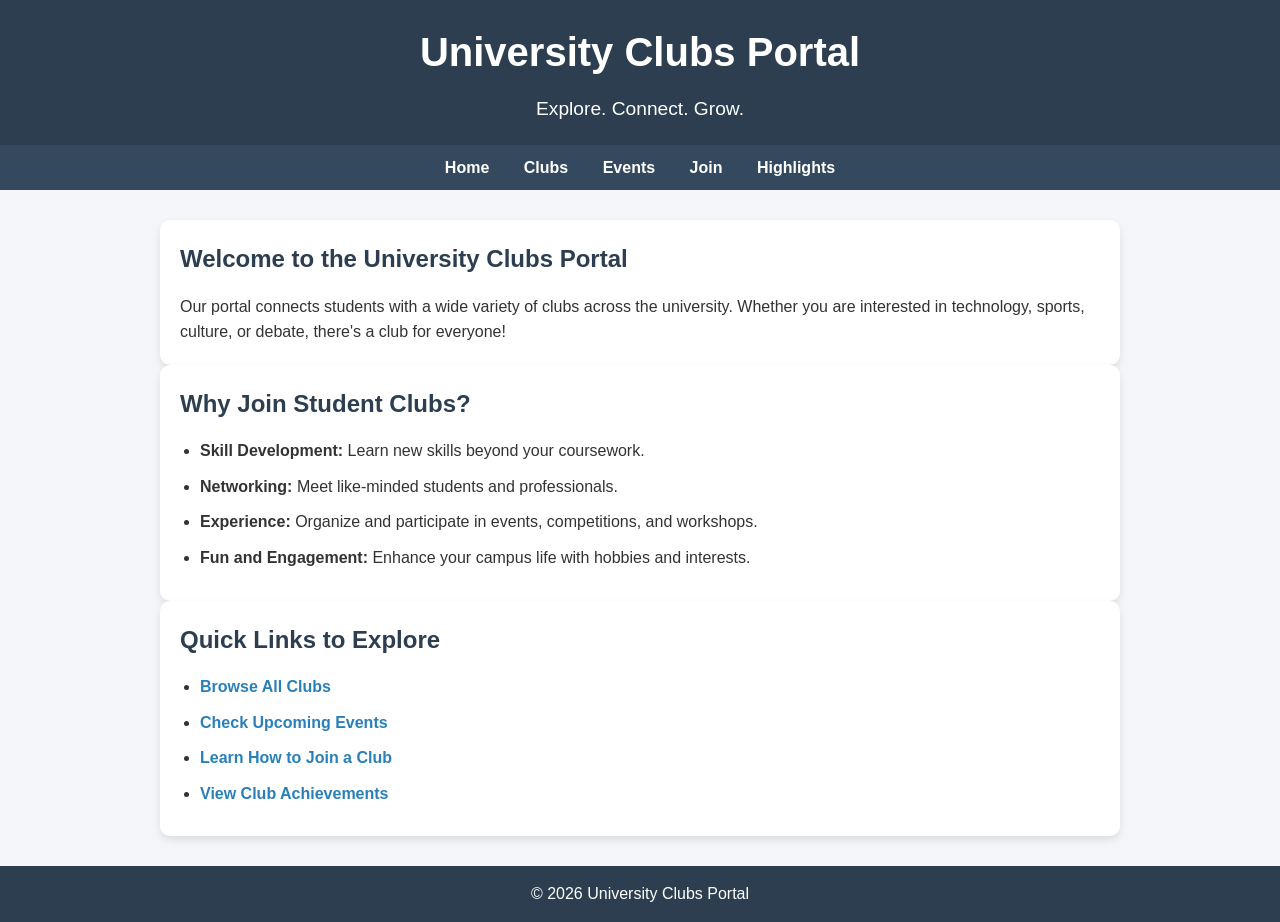
<file: src/index.html>
<!DOCTYPE html>
<html lang="en">
<head>
    <meta charset="UTF-8">
    <meta name="viewport" content="width=device-width, initial-scale=1.0">
    <title>University Clubs Portal</title>
    <!-- Link to external CSS -->
    <link rel="stylesheet" href="../styles/style.css">
</head>
<body>

    <!-- Header Section -->
    <header>
        <h1>University Clubs Portal</h1>
        <p>Explore. Connect. Grow.</p>
    </header>

    <!-- Navigation Menu -->
    <nav>
        <a href="index.html">Home</a>
        <a href="clubs.html">Clubs</a>
        <a href="events.html">Events</a>
        <a href="join.html">Join</a>
        <a href="highlights.html">Highlights</a>
    </nav>

    <!-- Main Content -->
    <main class="container">
        <!-- Introduction Section -->
        <section class="card">
            <h2>Welcome to the University Clubs Portal</h2>
            <p>Our portal connects students with a wide variety of clubs across the university. 
               Whether you are interested in technology, sports, culture, or debate, there's a club 
               for everyone!</p>
        </section>

        <!-- Importance of Student Clubs -->
        <section class="card">
            <h2>Why Join Student Clubs?</h2>
            <ul>
                <li><strong>Skill Development:</strong> Learn new skills beyond your coursework.</li>
                <li><strong>Networking:</strong> Meet like-minded students and professionals.</li>
                <li><strong>Experience:</strong> Organize and participate in events, competitions, and workshops.</li>
                <li><strong>Fun and Engagement:</strong> Enhance your campus life with hobbies and interests.</li>
            </ul>
        </section>

        <!-- Quick Links Section -->
        <section class="card">
            <h2>Quick Links to Explore</h2>
            <ul>
                <li><a href="clubs.html">Browse All Clubs</a></li>
                <li><a href="events.html">Check Upcoming Events</a></li>
                <li><a href="join.html">Learn How to Join a Club</a></li>
                <li><a href="highlights.html">View Club Achievements</a></li>
            </ul>
        </section>
    </main>

    <!-- Footer Section -->
    <footer>
        <p>© 2026 University Clubs Portal</p>
    </footer>

</body>
</html>
</file>
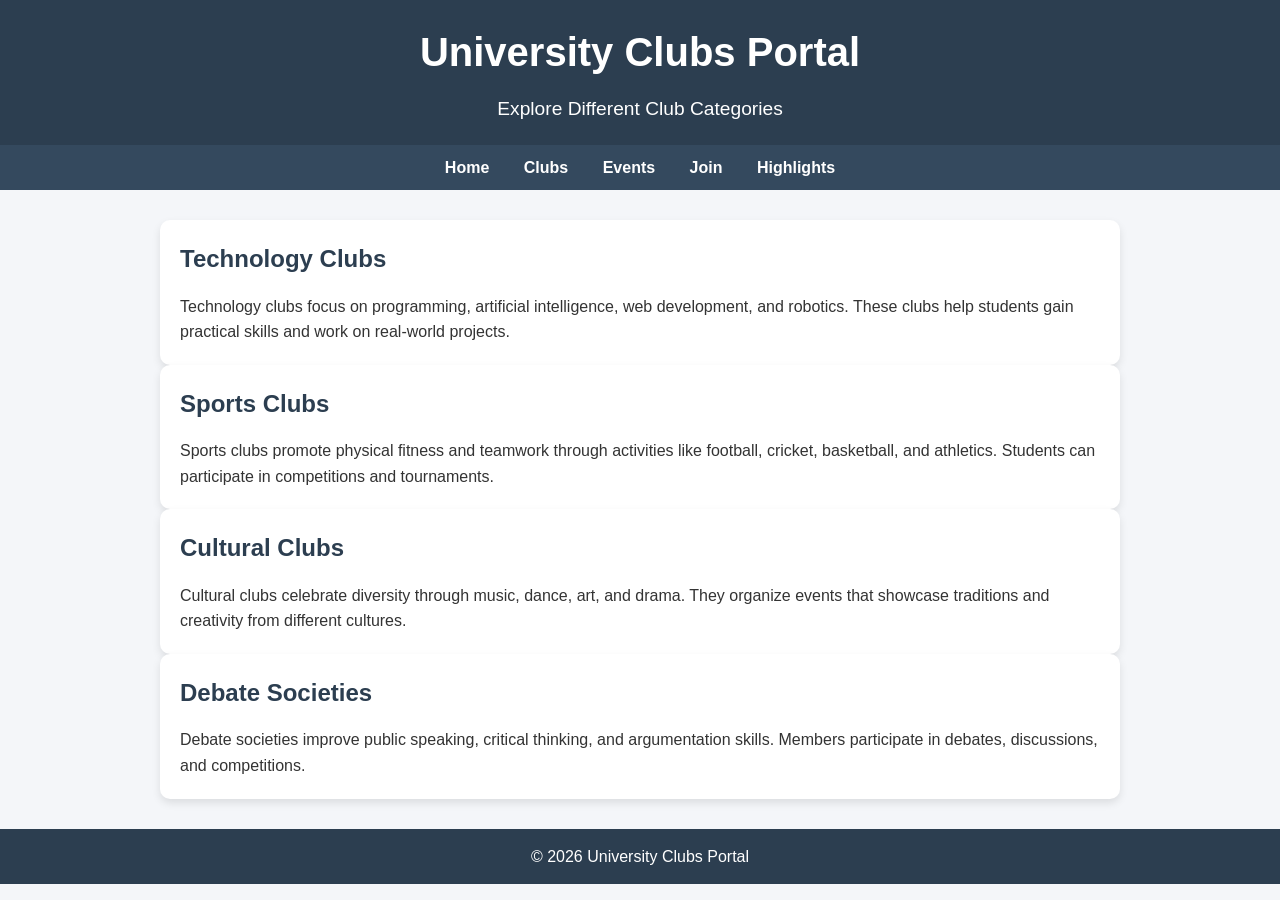
<file: src/clubs.html>
<!DOCTYPE html>
<html lang="en">
<head>
    <meta charset="UTF-8">
    <meta name="viewport" content="width=device-width, initial-scale=1.0">
    <title>Club Categories</title>
    <link rel="stylesheet" href="../styles/style.css"
</head>
<body>

    <!-- Header -->
    <header>
        <h1>University Clubs Portal</h1>
        <p>Explore Different Club Categories</p>
    </header>

    <!-- Navigation -->
    <nav>
        <a href="index.html">Home</a>
        <a href="clubs.html">Clubs</a>
        <a href="events.html">Events</a>
        <a href="join.html">Join</a>
        <a href="highlights.html">Highlights</a>
    </nav>

    <!-- Main Content -->
    <main class="container">

        <section class="card">
            <h2>Technology Clubs</h2>
            <p>Technology clubs focus on programming, artificial intelligence, web development, and robotics. These clubs help students gain practical skills and work on real-world projects.</p>
        </section>

        <section class="card">
            <h2>Sports Clubs</h2>
            <p>Sports clubs promote physical fitness and teamwork through activities like football, cricket, basketball, and athletics. Students can participate in competitions and tournaments.</p>
        </section>

        <section class="card">
            <h2>Cultural Clubs</h2>
            <p>Cultural clubs celebrate diversity through music, dance, art, and drama. They organize events that showcase traditions and creativity from different cultures.</p>
        </section>

        <section class="card">
            <h2>Debate Societies</h2>
            <p>Debate societies improve public speaking, critical thinking, and argumentation skills. Members participate in debates, discussions, and competitions.</p>
        </section>

    </main>

    <!-- Footer -->
    <footer>
        <p>© 2026 University Clubs Portal</p>
    </footer>

</body>
</html>
</file>
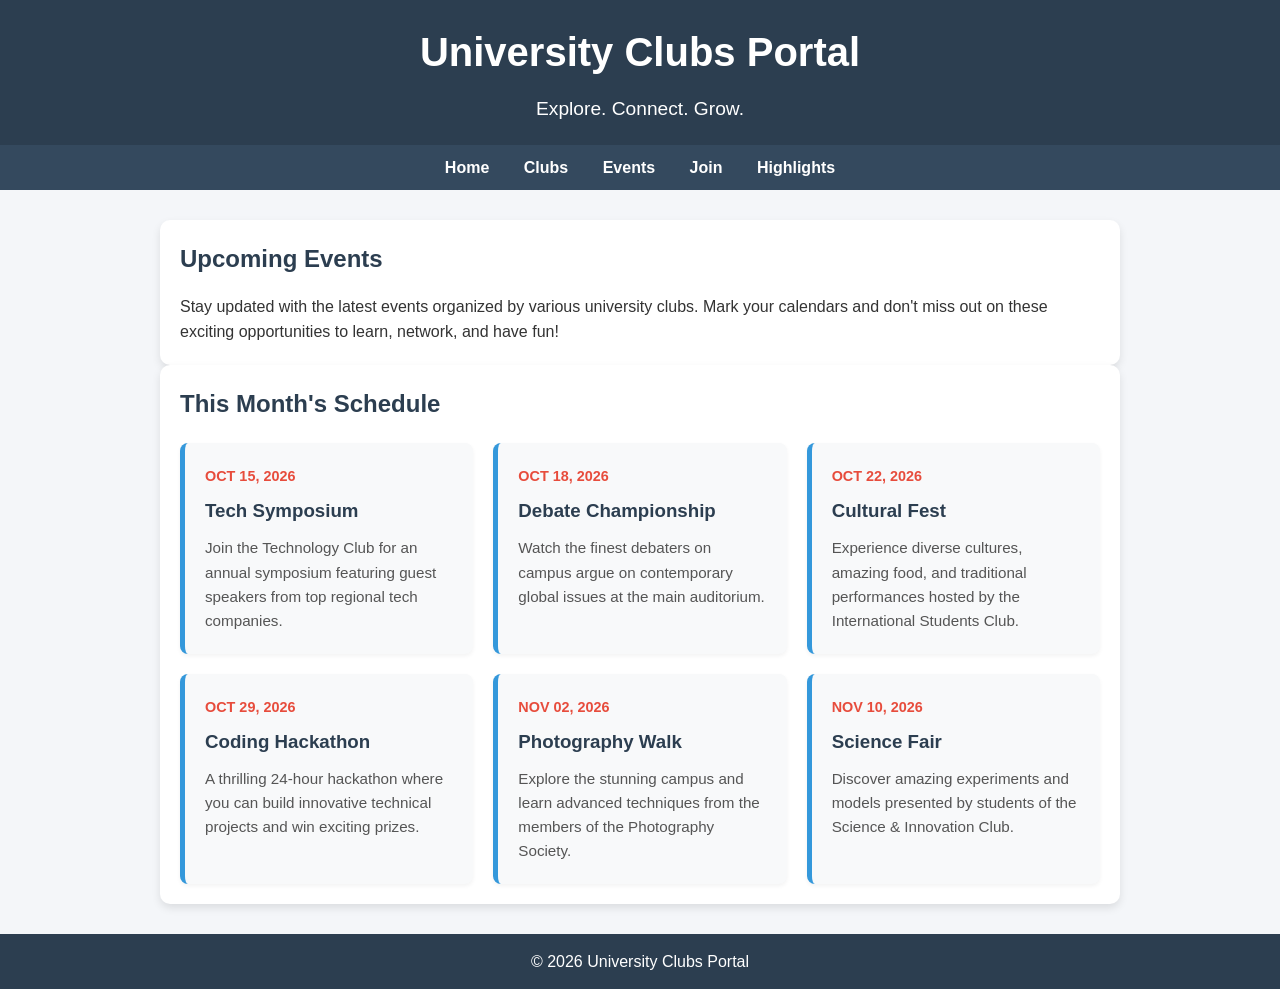
<file: src/events.html>
<!DOCTYPE html>
<html lang="en">
<head>
    <meta charset="UTF-8">
    <meta name="viewport" content="width=device-width, initial-scale=1.0">
    <title>Upcoming Events - University Clubs Portal</title>
    <!-- Link to external CSS -->
    <link rel="stylesheet" href="../styles/style.css">
    
   
</head>
<body>

    <!-- Header Section -->
    <header>
        <h1>University Clubs Portal</h1>
        <p>Explore. Connect. Grow.</p>
    </header>

    <!-- Navigation Menu -->
    <nav>
        <a href="index.html">Home</a>
        <a href="clubs.html">Clubs</a>
        <a href="events.html">Events</a>
        <a href="join.html">Join</a>
        <a href="highlights.html">Highlights</a>
    </nav>

    <!-- Main Content -->
    <main class="container">
        <!-- Events Intro Section -->
        <section class="card full-width">
            <h2>Upcoming Events</h2>
            <p>Stay updated with the latest events organized by various university clubs. Mark your calendars and don't miss out on these exciting opportunities to learn, network, and have fun!</p>
        </section>

        <!-- Events List Section -->
        <section class="card full-width">
            <h2>This Month's Schedule</h2>
            <div class="event-grid">
                <div class="event-item">
                    <span class="event-date">Oct 15, 2026</span>
                    <h3>Tech Symposium</h3>
                    <p>Join the Technology Club for an annual symposium featuring guest speakers from top regional tech companies.</p>
                </div>
                <div class="event-item">
                    <span class="event-date">Oct 18, 2026</span>
                    <h3>Debate Championship</h3>
                    <p>Watch the finest debaters on campus argue on contemporary global issues at the main auditorium.</p>
                </div>
                <div class="event-item">
                    <span class="event-date">Oct 22, 2026</span>
                    <h3>Cultural Fest</h3>
                    <p>Experience diverse cultures, amazing food, and traditional performances hosted by the International Students Club.</p>
                </div>
                <div class="event-item">
                    <span class="event-date">Oct 29, 2026</span>
                    <h3>Coding Hackathon</h3>
                    <p>A thrilling 24-hour hackathon where you can build innovative technical projects and win exciting prizes.</p>
                </div>
                <div class="event-item">
                    <span class="event-date">Nov 02, 2026</span>
                    <h3>Photography Walk</h3>
                    <p>Explore the stunning campus and learn advanced techniques from the members of the Photography Society.</p>
                </div>
                <div class="event-item">
                    <span class="event-date">Nov 10, 2026</span>
                    <h3>Science Fair</h3>
                    <p>Discover amazing experiments and models presented by students of the Science & Innovation Club.</p>
                </div>
            </div>
        </section>
    </main>

    <!-- Footer Section -->
    <footer>
        <p>© 2026 University Clubs Portal</p>
    </footer>

</body>
</html>
</file>
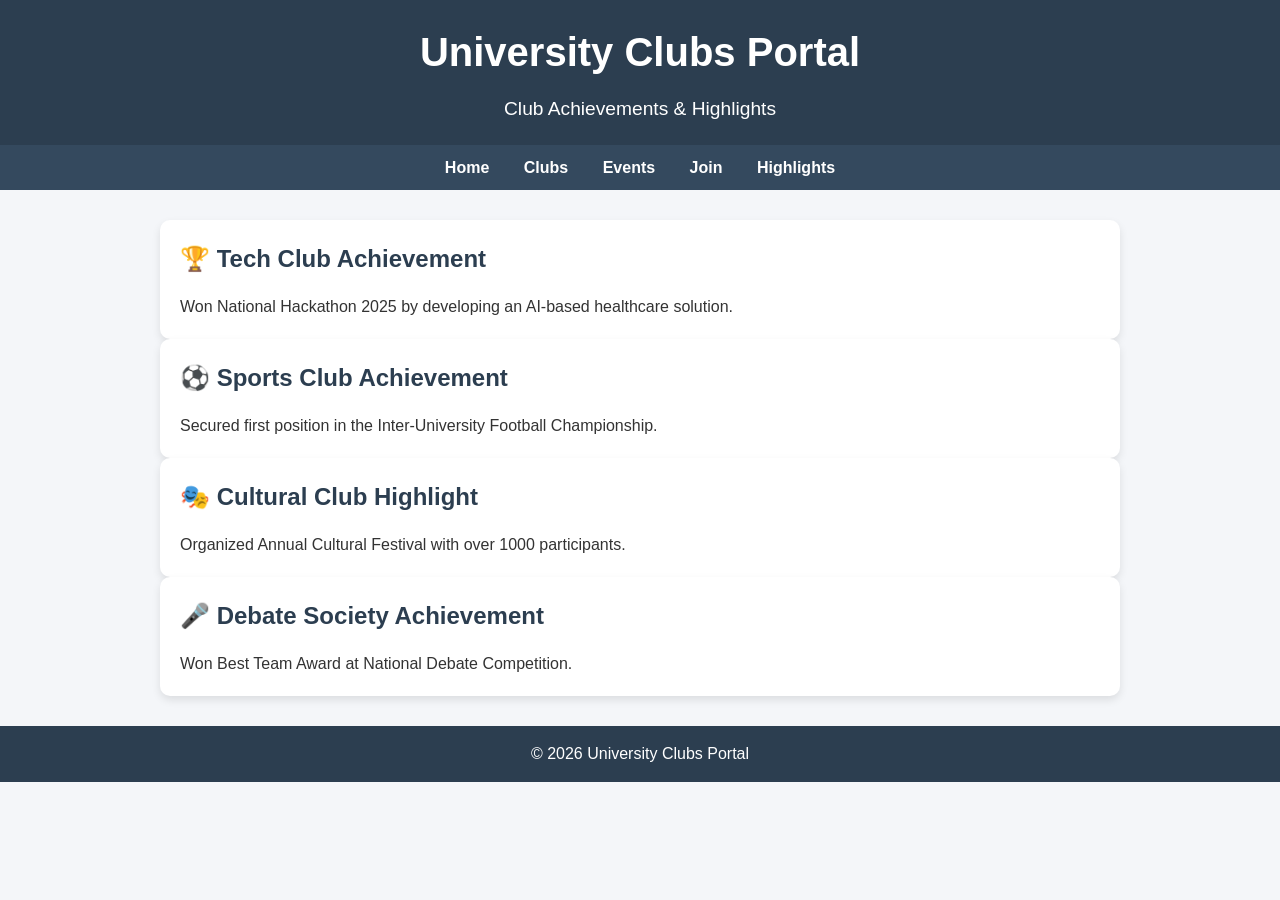
<file: src/highlights.html>
<!DOCTYPE html>
<html lang="en">
<head>
    <meta charset="UTF-8">
    <meta name="viewport" content="width=device-width, initial-scale=1.0">
    <title>Club Highlights</title>
    <link rel="stylesheet" href="../styles/style.css">
</head>
<body>

<!-- Header -->
<header>
    <h1>University Clubs Portal</h1>
    <p>Club Achievements & Highlights</p>
</header>

<!-- Navigation -->
<nav>
    <a href="index.html">Home</a>
    <a href="clubs.html">Clubs</a>
    <a href="events.html">Events</a>
    <a href="join.html">Join</a>
    <a href="highlights.html">Highlights</a>
</nav>

<!-- Main Content -->
<main class="container">

    <section class="card">
        <h2>🏆 Tech Club Achievement</h2>
        <p>Won National Hackathon 2025 by developing an AI-based healthcare solution.</p>
    </section>

    <section class="card">
        <h2>⚽ Sports Club Achievement</h2>
        <p>Secured first position in the Inter-University Football Championship.</p>
    </section>

    <section class="card">
        <h2>🎭 Cultural Club Highlight</h2>
        <p>Organized Annual Cultural Festival with over 1000 participants.</p>
    </section>

    <section class="card">
        <h2>🎤 Debate Society Achievement</h2>
        <p>Won Best Team Award at National Debate Competition.</p>
    </section>

</main>

<!-- Footer -->
<footer>
    <p>© 2026 University Clubs Portal</p>
</footer>

</body>
</html>
</file>
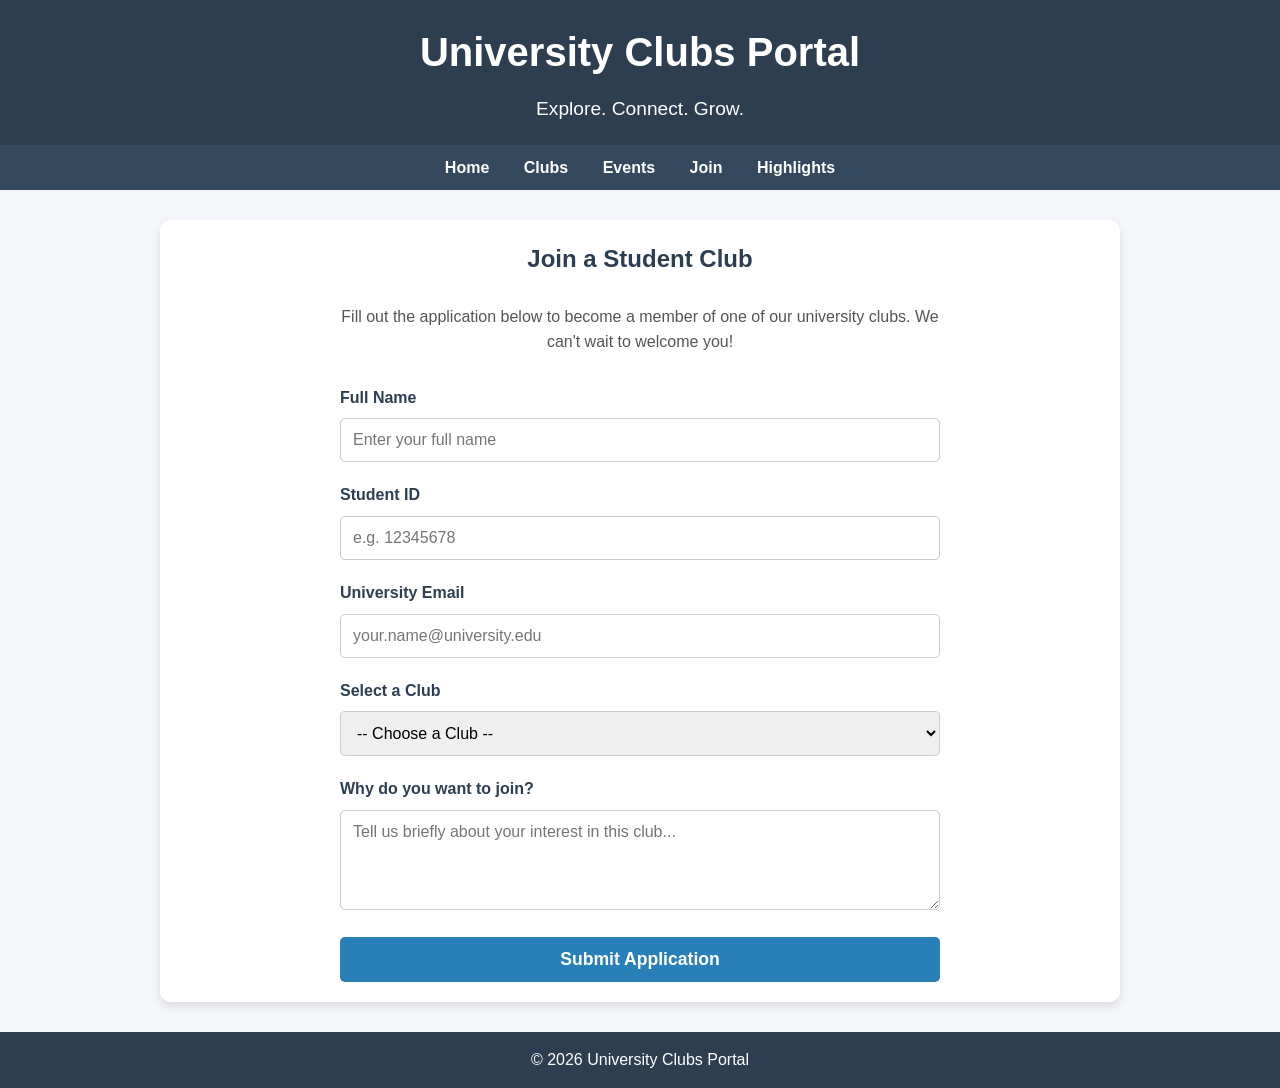
<file: src/join.html>
<!DOCTYPE html>
<html lang="en">
<head>
    <meta charset="UTF-8">
    <meta name="viewport" content="width=device-width, initial-scale=1.0">
    <title>Join a Club - University Clubs Portal</title>
    <!-- Link to external CSS -->
    <link rel="stylesheet" href="../styles/style.css">
    
    <style>
        /* Specific styles for the join form */
        .form-container {
            max-width: 600px;
            margin: 0 auto;
        }

        .form-group {
            margin-bottom: 20px;
        }

        .form-group label {
            display: block;
            margin-bottom: 8px;
            font-weight: bold;
            color: #2c3e50;
        }

        .form-group input,
        .form-group select,
        .form-group textarea {
            width: 100%;
            padding: 12px;
            border: 1px solid #ccc;
            border-radius: 5px;
            font-size: 1em;
            font-family: Arial, Helvetica, sans-serif;
            transition: border-color 0.3s;
        }

        .form-group input:focus,
        .form-group select:focus,
        .form-group textarea:focus {
            outline: none;
            border-color: #3498db;
            box-shadow: 0 0 5px rgba(52, 152, 219, 0.3);
        }

        .form-group textarea {
            resize: vertical;
            min-height: 100px;
        }

        .submit-btn {
            background-color: #2980b9;
            color: #fff;
            border: none;
            padding: 12px 20px;
            font-size: 1.1em;
            border-radius: 5px;
            cursor: pointer;
            width: 100%;
            font-weight: bold;
            transition: background-color 0.3s;
        }

        .submit-btn:hover {
            background-color: #34495e;
        }

        /* Full width card modifier */
        .card.full-width {
            grid-column: 1 / -1;
        }
    </style>
</head>
<body>

    <!-- Header Section -->
    <header>
        <h1>University Clubs Portal</h1>
        <p>Explore. Connect. Grow.</p>
    </header>

    <!-- Navigation Menu -->
    <nav>
        <a href="index.html">Home</a>
        <a href="clubs.html">Clubs</a>
        <a href="events.html">Events</a>
        <a href="join.html">Join</a>
        <a href="highlights.html">Highlights</a>
    </nav>

    <!-- Main Content -->
    <main class="container">
        <!-- Join Form Section -->
        <section class="card full-width">
            <div class="form-container">
                <h2 style="text-align: center; margin-bottom: 25px;">Join a Student Club</h2>
                <p style="text-align: center; margin-bottom: 30px; color: #555;">Fill out the application below to become a member of one of our university clubs. We can't wait to welcome you!</p>
                
                <form action="#" method="get" onsubmit="alert('Thank you for your application! The club organizing committee will contact you soon.'); return false;">
                    
                    <div class="form-group">
                        <label for="fullName">Full Name</label>
                        <input type="text" id="fullName" name="fullName" placeholder="Enter your full name" required>
                    </div>

                    <div class="form-group">
                        <label for="studentId">Student ID</label>
                        <input type="text" id="studentId" name="studentId" placeholder="e.g. 12345678" required>
                    </div>

                    <div class="form-group">
                        <label for="email">University Email</label>
                        <input type="email" id="email" name="email" placeholder="your.name@university.edu" required>
                    </div>

                    <div class="form-group">
                        <label for="clubSelect">Select a Club</label>
                        <select id="clubSelect" name="club" required>
                            <option value="">-- Choose a Club --</option>
                            <option value="technology">Technology Club</option>
                            <option value="debate">Debate Society</option>
                            <option value="international">International Students Club</option>
                            <option value="photography">Photography Society</option>
                            <option value="science">Science & Innovation Club</option>
                            <option value="music">Music and Arts Group</option>
                        </select>
                    </div>

                    <div class="form-group">
                        <label for="motivation">Why do you want to join?</label>
                        <textarea id="motivation" name="motivation" placeholder="Tell us briefly about your interest in this club..." required></textarea>
                    </div>

                    <button type="submit" class="submit-btn">Submit Application</button>
                    
                </form>
            </div>
        </section>
    </main>

    <!-- Footer Section -->
    <footer>
        <p>© 2026 University Clubs Portal</p>
    </footer>

</body>
</html>
</file>
<file: styles/style.css>
/* General Reset */
* {
  margin: 0;
  padding: 0;
  box-sizing: border-box;
}

/* Body */
body {
  font-family: Arial, Helvetica, sans-serif;
  background-color: #f4f6f9;
  color: #333;
  line-height: 1.6;
}

/* Header */
header {
  background-color: #2c3e50;
  color: #fff;
  padding: 20px 0;
  text-align: center;
}

header h1 {
  font-size: 2.5em;
  margin-bottom: 10px;
}

header p {
  font-size: 1.2em;
}

/* Navigation */
nav {
  background-color: #34495e;
  padding: 10px 0;
  text-align: center;
}

nav a {
  color: #fff;
  margin: 0 15px;
  text-decoration: none;
  font-weight: bold;
  transition: 0.3s;
}

nav a:hover {
  color: #f1c40f;
}

/* Container (default for index page) */
.container {
  max-width: 1000px;
  margin: 30px auto;
  padding: 0 20px;
}

/* Grid Layout for Clubs & Highlights */
.grid-layout {
  display: grid;
  grid-template-columns: 1fr 1fr;
  gap: 20px;
}

/* Card Style */
.card {
  background-color: #fff;
  padding: 20px;
  border-radius: 10px;
  box-shadow: 0px 4px 8px rgba(0, 0, 0, 0.1);
  transition: transform 0.3s;
}

.card:hover {
  transform: translateY(-5px);
}

.card h2 {
  margin-bottom: 15px;
  color: #2c3e50;
}

/* Lists */
ul {
  margin-left: 20px;
}

ul li {
  margin-bottom: 10px;
}

/* Links inside cards */
.card a {
  color: #2980b9;
  text-decoration: none;
  font-weight: bold;
}

.card a:hover {
  text-decoration: underline;
}

/* Footer */
footer {
  background-color: #2c3e50;
  color: #fff;
  text-align: center;
  padding: 15px 0;
  margin-top: 30px;
}

/* ================= EVENTS PAGE ================= */

/* Event Grid */
.event-grid {
  display: grid;
  grid-template-columns: repeat(3, 1fr);
  gap: 20px;
  margin-top: 20px;
}

.event-item {
  background-color: #f8f9fa;
  padding: 20px;
  border-left: 5px solid #3498db;
  border-radius: 8px;
  box-shadow: 0 2px 4px rgba(0, 0, 0, 0.05);
  transition: transform 0.2s, box-shadow 0.2s;
}

.event-item:hover {
  transform: translateY(-3px);
  box-shadow: 0 4px 8px rgba(0, 0, 0, 0.1);
}

.event-date {
  display: inline-block;
  font-size: 0.9em;
  font-weight: bold;
  color: #e74c3c;
  margin-bottom: 8px;
  text-transform: uppercase;
}

.event-item h3 {
  color: #2c3e50;
  margin-bottom: 10px;
}

.event-item p {
  color: #555;
  font-size: 0.95em;
}

/* Full width card */
.card.full-width {
  grid-column: 1 / -1;
}

/* ================= RESPONSIVE ================= */

@media (max-width: 900px) {
  .event-grid {
    grid-template-columns: repeat(2, 1fr);
  }
}

@media (max-width: 768px) {
  header h1 {
    font-size: 2em;
  }

  nav a {
    display: block;
    margin: 10px 0;
  }

  .grid-layout {
    grid-template-columns: 1fr;
  }
}

@media (max-width: 600px) {
  .event-grid {
    grid-template-columns: 1fr;
  }

  .event-item {
    border-left: none;
    border-top: 5px solid #3498db;
  }
}
</file>
